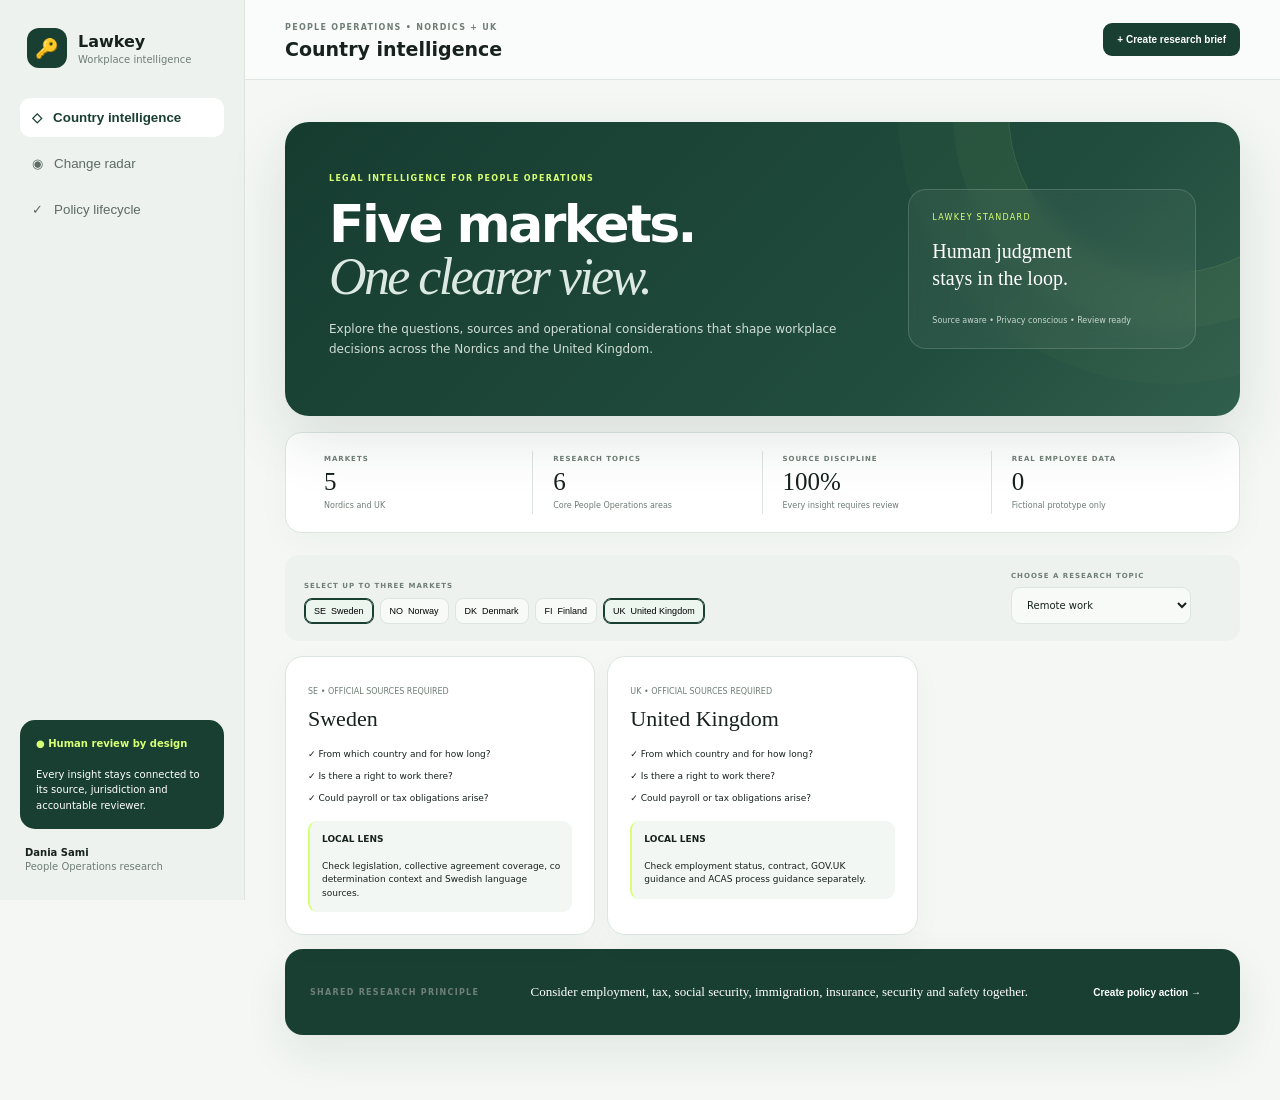
<file: Lawkey/index.html>
<!doctype html>
<html lang="en">
<head>
  <meta charset="UTF-8"><meta name="viewport" content="width=device-width,initial-scale=1">
  <title>Lawkey 🔑 Nordic and UK Workplace Intelligence</title>
  <style>
    :root{--ink:#17221e;--muted:#6f7e76;--line:#dce5df;--paper:#f4f7f4;--green:#193e32;--lime:#d7ff74;--orange:#f27649}*{box-sizing:border-box}body{margin:0;background:var(--paper);color:var(--ink);font-family:Inter,ui-sans-serif,system-ui,-apple-system,sans-serif}.shell{min-height:100vh;display:grid;grid-template-columns:245px 1fr}.side{height:100vh;position:sticky;top:0;background:#edf2ee;border-right:1px solid var(--line);padding:28px 20px;display:flex;flex-direction:column}.brand{display:flex;align-items:center;gap:11px;margin:0 7px 30px}.logo{width:40px;height:40px;border-radius:12px;background:var(--green);display:grid;place-items:center;font-size:19px}.brand strong,.brand small{display:block}.brand small{color:var(--muted);font-size:10px;margin-top:3px}.nav{display:grid;gap:7px}.nav button{border:0;background:transparent;padding:12px;border-radius:10px;text-align:left;color:#5d6b63;cursor:pointer}.nav button.active,.nav button:hover{background:white;color:var(--green);font-weight:700}.guard{margin-top:auto;background:var(--green);color:white;border-radius:15px;padding:16px;font-size:10px;line-height:1.55}.guard b{color:var(--lime)}.profile{padding:18px 5px 0;font-size:10px}.profile b,.profile span{display:block}.profile span{color:var(--muted);margin-top:3px}.top{height:80px;padding:0 40px;border-bottom:1px solid var(--line);display:flex;align-items:center;justify-content:space-between;background:#fafcfb}.top small{font-size:8px;letter-spacing:.16em;color:var(--muted);font-weight:800}.top h1{font-size:19px;margin:4px 0}.top button,.btn{background:var(--green);color:#fff;border:0;border-radius:9px;padding:11px 14px;font-size:10px;font-weight:700;cursor:pointer}.page{padding:42px 40px 65px;max-width:1400px;margin:auto}.lead{display:flex;justify-content:space-between;align-items:end;margin-bottom:30px}.kicker{font-size:8px;letter-spacing:.16em;color:#708078;font-weight:800}.lead h2{font-size:45px;line-height:1.02;letter-spacing:-.045em;margin:11px 0 13px}.lead h2 em{font-family:Georgia,serif;font-weight:400;color:#637269}.lead p{max-width:430px;color:var(--muted);font-size:12px;line-height:1.65}.grid{display:grid;grid-template-columns:1fr 1fr;gap:16px}.card{background:#fff;border:1px solid var(--line);border-radius:17px;padding:23px;min-height:505px;box-shadow:0 10px 30px #193e3208}.title{display:flex;justify-content:space-between;border-bottom:1px solid var(--line);padding-bottom:17px;margin-bottom:18px}.title h3{font-size:13px;margin:0}.title p{font-size:9px;color:var(--muted);margin:5px 0 0}.title span{font-size:8px;background:#eff3ef;padding:6px 8px;border-radius:20px;height:max-content}.field{display:block;font-size:8px;letter-spacing:.12em;color:#6c7b73;font-weight:800;margin:18px 0}.pills{display:flex;flex-wrap:wrap;gap:6px;margin-top:8px}.pills button{border:1px solid var(--line);background:#f8faf8;border-radius:8px;padding:7px 9px;font-size:9px;cursor:pointer}.pills button.on{border-color:var(--green);box-shadow:inset 0 0 0 1px var(--green);background:#edf5ef}select,textarea{display:block;width:100%;margin-top:8px;padding:11px;border:1px solid var(--line);border-radius:9px;background:#f8faf8;font:inherit;font-size:10px;color:var(--ink)}textarea{height:92px;resize:none;line-height:1.55}.analyse{width:100%;background:var(--lime);color:var(--green);border:0;border-radius:9px;padding:13px;text-align:left;font-size:10px;font-weight:800;cursor:pointer}.analyse span{float:right}.empty{height:370px;display:grid;place-content:center;text-align:center;color:var(--muted)}.empty i{width:86px;height:86px;border-radius:50%;border:1px solid var(--line);display:grid;place-items:center;margin:auto;font-style:normal;font-size:22px;background:repeating-radial-gradient(circle,#fafcfa 0 18px,#e2e9e4 19px,#fafcfa 20px)}.empty h3{font-family:Georgia,serif;color:var(--ink);font-weight:400}.empty p{font-size:9px;max-width:250px;line-height:1.55}.result-head{display:flex;justify-content:space-between;align-items:center}.flag{background:#f2c94c;padding:8px;border-radius:7px;font-size:9px;font-weight:800}.risk{font-size:8px;background:#fff3df;color:#976113;border-radius:20px;padding:6px 8px}.block{background:#f4f7f4;padding:12px;border-radius:9px;margin:13px 0}.block small,.questions small{font-size:7px;letter-spacing:.13em;color:var(--muted);font-weight:800}.block p{font-size:9px;line-height:1.5;margin-bottom:0}.questions div{display:flex;gap:8px;padding:9px 0;border-top:1px solid var(--line);font-size:9px}.questions b{color:#84938b}.route-actions{text-align:right;margin-top:12px}.route-actions button{margin-left:6px}.impact{margin-top:16px;background:var(--green);color:white;border-radius:14px;padding:18px;display:grid;grid-template-columns:1.4fr repeat(4,1fr);gap:14px}.impact small,.impact b,.impact span{display:block}.impact small,.impact b{font-size:8px;color:var(--lime)}.impact strong{font-family:Georgia,serif;font-weight:400}.impact span{font-size:8px;color:#cedbd4;margin-top:5px}.comparebar{display:flex;justify-content:space-between;gap:10px;margin-bottom:15px}.comparebar select{width:180px;margin:0}.country-grid{display:grid;grid-template-columns:repeat(3,1fr);gap:12px}.country{background:white;border:1px solid var(--line);border-radius:14px;padding:19px}.country h3{margin:0 0 5px}.country small{font-size:8px;color:var(--muted)}.country .check{margin:16px 0}.country .check p{font-size:9px;line-height:1.45}.local{background:#f3f7f4;border-radius:9px;padding:12px;font-size:9px;line-height:1.5}.shared{margin-top:14px;background:var(--green);color:white;border-radius:13px;padding:18px;display:flex;justify-content:space-between;align-items:center;gap:20px}.shared p{font-family:Georgia,serif;font-size:13px}.metrics{display:grid;grid-template-columns:repeat(4,1fr);gap:10px;margin-bottom:14px}.metric{background:#fff;border:1px solid var(--line);border-radius:12px;padding:16px}.metric small,.metric span{display:block;font-size:8px;color:var(--muted)}.metric strong{font-family:Georgia,serif;font-size:27px;font-weight:400}.change{background:white;border:1px solid var(--line);border-radius:13px;padding:17px;margin:9px 0;display:grid;grid-template-columns:55px 1fr 130px;align-items:center}.change h3{font-size:12px;margin:5px 0}.change p{font-size:8px;color:var(--muted)}.tags span{font-size:7px;background:#eff3ef;border-radius:5px;padding:4px 6px;margin-right:4px}.score{color:var(--orange);font-size:15px}.lifecycle{display:flex;justify-content:space-around;align-items:center;background:white;border:1px solid var(--line);padding:15px;border-radius:12px;margin-bottom:14px}.lifecycle span{background:#f1f4f2;border-radius:20px;padding:8px 10px;font-size:8px}.lifecycle .done{background:var(--green);color:#fff}.lifecycle .now{background:var(--lime);font-weight:800}.policy{background:white;border:1px solid var(--line);border-radius:12px;overflow:hidden}.row{display:grid;grid-template-columns:1.5fr .8fr .8fr .7fr .7fr;gap:10px;padding:14px 16px;border-top:1px solid var(--line);font-size:9px;align-items:center}.row.head{border:0;background:#eff3ef;font-size:7px;color:var(--muted);letter-spacing:.1em;font-weight:800}.row small{display:block;color:var(--muted);font-size:7px;margin-top:4px}.hidden{display:none!important}.toast{position:fixed;right:25px;bottom:25px;background:var(--green);color:white;padding:12px 16px;border-radius:10px;font-size:10px;opacity:0;transform:translateY(10px);transition:.2s}.toast.show{opacity:1;transform:none}@media(max-width:900px){.shell{grid-template-columns:76px 1fr}.side{padding:20px 10px}.brand>div:last-child,.guard,.profile{display:none}.brand{justify-content:center}.nav button{font-size:0;text-align:center}.nav button:before{content:'•';font-size:16px}.grid,.country-grid{grid-template-columns:1fr}.impact{grid-template-columns:1fr 1fr}.lead{display:block}}@media(max-width:600px){.shell{display:block}.side{position:relative;height:auto}.brand{margin-bottom:12px}.nav{display:flex;overflow:auto}.nav button{font-size:9px;white-space:nowrap}.nav button:before{display:none}.top{padding:0 16px}.page{padding:28px 16px}.lead h2{font-size:34px}.grid{display:block}.card{margin-bottom:12px;padding:17px}.impact,.metrics{grid-template-columns:1fr 1fr}.comparebar{display:block}.comparebar select{width:100%;margin-top:10px}.country-grid{grid-template-columns:1fr}.lifecycle{overflow:auto;justify-content:flex-start;gap:6px}.lifecycle span{white-space:nowrap}.row{grid-template-columns:1.5fr 1fr}.row span:nth-child(n+3){display:none}.change{grid-template-columns:42px 1fr}.change>div:last-child{grid-column:2}}
    .premiumHero{position:relative;overflow:hidden;display:grid;grid-template-columns:1.5fr .8fr;gap:40px;align-items:center;background:linear-gradient(135deg,#163c30 0,#214d3e 70%,#315f4d 100%);color:white;border-radius:24px;padding:44px;margin-bottom:16px;box-shadow:0 24px 60px #193e3220}.premiumHero:after{content:"";position:absolute;width:320px;height:320px;border:1px solid #d7ff7425;border-radius:50%;right:-90px;top:-170px;box-shadow:0 0 0 55px #d7ff7408,0 0 0 110px #d7ff7405}.premiumHero .kicker{color:var(--lime)}.premiumHero h2{font-size:52px;line-height:1;letter-spacing:-.05em;margin:13px 0 16px}.premiumHero h2 em{font-family:Georgia,serif;font-weight:400;color:#dce9e2}.premiumHero p{max-width:650px;color:#d1ded7;font-size:12px;line-height:1.7}.heroSeal{position:relative;z-index:1;border:1px solid #ffffff28;background:#ffffff0c;backdrop-filter:blur(10px);border-radius:18px;padding:23px}.heroSeal span,.heroSeal small,.heroSeal strong{display:block}.heroSeal span{font-size:8px;letter-spacing:.16em;color:var(--lime)}.heroSeal strong{font-family:Georgia,serif;font-size:20px;font-weight:400;line-height:1.35;margin:16px 0 24px}.heroSeal small{font-size:8px;color:#c7d7cf}.insightBar{display:grid;grid-template-columns:repeat(4,1fr);background:white;border:1px solid var(--line);border-radius:16px;padding:18px;margin-bottom:22px;box-shadow:0 10px 35px #193e3208}.insightBar>div{padding:4px 20px;border-right:1px solid var(--line)}.insightBar>div:last-child{border:0}.insightBar small,.insightBar strong,.insightBar span{display:block}.insightBar small,.sectionLabel{font-size:7px;letter-spacing:.14em;color:var(--muted);font-weight:800}.insightBar strong{font-family:Georgia,serif;font-size:25px;font-weight:400;margin:5px 0}.insightBar span{font-size:8px;color:var(--muted)}.comparebar{background:#edf2ee;border-radius:14px;padding:17px 19px;align-items:end}.comparebar>div:last-child{min-width:210px}.sectionLabel{display:block;margin-bottom:7px}.country{border-radius:18px;padding:22px;box-shadow:0 10px 32px #193e3208;transition:transform .2s,box-shadow .2s}.country:hover{transform:translateY(-3px);box-shadow:0 18px 42px #193e3215}.country h3{font-family:Georgia,serif;font-size:22px;font-weight:400;margin-top:8px}.local{border-left:2px solid var(--lime);background:#f3f7f4}.shared{border-radius:18px;padding:22px 25px;box-shadow:0 18px 45px #193e3215}@media(max-width:900px){.premiumHero{grid-template-columns:1fr}.insightBar{grid-template-columns:1fr 1fr}.insightBar>div:nth-child(2){border-right:0}.insightBar>div{padding:12px}}@media(max-width:600px){.premiumHero{padding:28px 22px}.premiumHero h2{font-size:39px}.insightBar{grid-template-columns:1fr 1fr}.heroSeal{display:none}}
  </style>
</head>
<body><div class="shell"><aside class="side"><div class="brand"><div class="logo">🔑</div><div><strong>Lawkey</strong><small>Workplace intelligence</small></div></div><nav class="nav"><button class="active" data-page="compare">◇ &nbsp; Country intelligence</button><button data-page="radar">◉ &nbsp; Change radar</button><button data-page="policy">✓ &nbsp; Policy lifecycle</button></nav><div class="guard"><b>● Human review by design</b><br><br>Every insight stays connected to its source, jurisdiction and accountable reviewer.</div><div class="profile"><b>Dania Sami</b><span>People Operations research</span></div></aside><main><header class="top"><div><small>PEOPLE OPERATIONS • NORDICS + UK</small><h1 id="pageTitle">Country intelligence</h1></div><button id="saveTop">+ Create research brief</button></header>
<section id="compare" class="page"><div class="premiumHero"><div><span class="kicker">LEGAL INTELLIGENCE FOR PEOPLE OPERATIONS</span><h2>Five markets.<br><em>One clearer view.</em></h2><p>Explore the questions, sources and operational considerations that shape workplace decisions across the Nordics and the United Kingdom.</p></div><div class="heroSeal"><span>LAWKEY STANDARD</span><strong>Human judgment<br>stays in the loop.</strong><small>Source aware • Privacy conscious • Review ready</small></div></div><div class="insightBar"><div><small>MARKETS</small><strong>5</strong><span>Nordics and UK</span></div><div><small>RESEARCH TOPICS</small><strong>6</strong><span>Core People Operations areas</span></div><div><small>SOURCE DISCIPLINE</small><strong>100%</strong><span>Every insight requires review</span></div><div><small>REAL EMPLOYEE DATA</small><strong>0</strong><span>Fictional prototype only</span></div></div><div class="comparebar"><div><span class="sectionLabel">SELECT UP TO THREE MARKETS</span><div class="pills" id="comparePills"></div></div><div><span class="sectionLabel">CHOOSE A RESEARCH TOPIC</span><select id="compareTopic"></select></div></div><div class="country-grid" id="countryGrid"></div><div class="shared"><span class="kicker">SHARED RESEARCH PRINCIPLE</span><p id="sharedText"></p><button class="btn" data-jump="policy">Create policy action →</button></div></section>
<section id="radar" class="page hidden"><div class="lead"><div><span class="kicker">SIGNAL → IMPACT → OWNER</span><h2>When law changes,<br><em>operations should know.</em></h2></div><p>A simulated research inbox connecting source updates to policies, workflows, templates and courses.</p></div><div class="metrics"><div class="metric"><small>NEW SIGNALS</small><strong>3</strong><span>This review cycle</span></div><div class="metric"><small>ASSETS AFFECTED</small><strong>9</strong><span>Across workflows</span></div><div class="metric"><small>UNOWNED</small><strong>1</strong><span>Needs triage</span></div><div class="metric"><small>TRACEABILITY</small><strong>91%</strong><span>Source → action</span></div></div><div id="changes"></div></section>
<section id="policy" class="page hidden"><div class="lead"><div><span class="kicker">RESEARCH → REVIEW → PUBLISH → LEARN</span><h2>Policies need owners,<br><em>not just folders.</em></h2></div><p>Track research, legal review, approval, communication, acknowledgment and future review dates.</p></div><div class="lifecycle"><span class="done">Research</span><i>→</i><span class="now">Source check</span><i>→</i><span>Legal review</span><i>→</i><span>Approval</span><i>→</i><span>Publish and learn</span></div><div class="policy"><div class="row head"><span>POLICY</span><span>OWNER</span><span>COVERAGE</span><span>REVIEW</span><span>STATE</span></div><div class="row"><span><b>Working across borders</b><small>Evidence linked • version controlled</small></span><span>People Ops</span><span>Nordics + UK</span><span>18 Aug</span><span>Legal review</span></div><div class="row"><span><b>Parenthood and family leave</b><small>Evidence linked • version controlled</small></span><span>People Partner</span><span>5 versions</span><span>24 Aug</span><span>Source check</span></div><div class="row"><span><b>Working time and rest</b><small>Evidence linked • version controlled</small></span><span>People Ops</span><span>4 versions</span><span>02 Sep</span><span>Current</span></div></div></section>
</main></div><div class="toast" id="toast">Saved for human review ✓</div>
<script>
const countries=['Sweden','Norway','Denmark','Finland','United Kingdom'],codes={Sweden:'SE',Norway:'NO',Denmark:'DK',Finland:'FI','United Kingdom':'UK'},topics=['Parental leave','Working time','Probation','Sick leave','Termination','Remote work'];let country='Sweden',compare=['Sweden','United Kingdom'];
const data={'Parental leave':{frame:'An employee asks how leave, pay and their return to work plan fit together.',shared:'Separate statutory entitlement, compensation, collective agreement and company enhancement before answering.',q:['What is the employee work country?','Which parent and leave type applies?','Are notice dates documented?','Does a collective agreement add terms?']},'Working time':{frame:'A team schedule may create overtime, rest period or recording questions.',shared:'Check local limits, derogations, rest, records and any collective terms.',q:['What schedule is actually worked?','Is travel or on call time involved?','Which agreement covers the role?','Are reliable records available?']},Probation:{frame:'A manager wants to extend or end a probationary period.',shared:'Verify contract, statutory boundaries, notice, fair process and protected circumstances.',q:['What does the signed contract say?','When did employment start?','Was feedback documented?','Is protected leave relevant?']},'Sick leave':{frame:'An employee reports an absence and asks what evidence and pay process applies.',shared:'Keep medical information minimal, restricted and separate from operational data.',q:['Which country employs the person?','How long is the absence?','What evidence is permitted?','Who should access it?']},Termination:{frame:'A business change may affect an employee role or employment.',shared:'High impact: pause automation and require local legal or employee relations review.',q:['What is the factual reason?','What process has occurred?','Are consultation duties triggered?','What contract applies?']},'Remote work':{frame:'An employee wants to work from another country for several weeks.',shared:'Consider employment, tax, social security, immigration, insurance, security and safety together.',q:['From which country and for how long?','Is there a right to work there?','Could payroll or tax obligations arise?','What data and equipment risks exist?']}};
const lens={Sweden:'Check legislation, collective agreement coverage, co determination context and Swedish language sources.',Norway:'Confirm Working Environment Act context, collective terms and official guidance date.',Denmark:'Check contract, collective agreement and statutory interaction.',Finland:'Verify current legislation, collective agreement and employer documentation duties.','United Kingdom':'Check employment status, contract, GOV.UK guidance and ACAS process guidance separately.'};
const cp=document.querySelector('#comparePills'),ct=document.querySelector('#compareTopic');topics.forEach(t=>ct.add(new Option(t,t)));ct.value='Remote work';
function renderPills(){cp.innerHTML=countries.map(c=>`<button class="${compare.includes(c)?'on':''}" data-compare="${c}">${codes[c]} &nbsp;${c}</button>`).join('')}renderPills();
document.addEventListener('click',e=>{const b=e.target.closest('button');if(!b)return;if(b.dataset.page)show(b.dataset.page);if(b.dataset.jump)show(b.dataset.jump);if(b.dataset.country){country=b.dataset.country;renderPills()}if(b.dataset.compare){const c=b.dataset.compare;if(compare.includes(c)&&compare.length>1)compare=compare.filter(x=>x!==c);else if(!compare.includes(c))compare=[...compare,c].slice(-3);renderPills();renderCompare()}});
function show(id){document.querySelectorAll('main>section').forEach(s=>s.classList.toggle('hidden',s.id!==id));document.querySelectorAll('.nav button').forEach(b=>b.classList.toggle('active',b.dataset.page===id));document.querySelector('#pageTitle').textContent={compare:'Country intelligence',radar:'Change radar',policy:'Policy lifecycle'}[id]}
function toast(){const t=document.querySelector('#toast');t.classList.add('show');setTimeout(()=>t.classList.remove('show'),1800)}document.querySelector('#saveTop').onclick=toast;
function renderCompare(){const t=ct.value,d=data[t];document.querySelector('#countryGrid').innerHTML=compare.map(c=>`<article class="country"><small>${codes[c]} • OFFICIAL SOURCES REQUIRED</small><h3>${c}</h3><div class="check">${d.q.slice(0,3).map(q=>`<p>✓ ${q}</p>`).join('')}</div><div class="local"><b>LOCAL LENS</b><br><br>${lens[c]}</div></article>`).join('');document.querySelector('#sharedText').textContent=d.shared}ct.onchange=renderCompare;renderCompare();
const changes=[['12','UK','Family leave guidance refresh','Parenthood policy,Manager FAQ,Leave workflow,LMS module',4],['10','SE','Working time source review','Scheduling guide,Reply template,Time record checklist',3],['08','FI','Sick leave evidence note','Absence policy,Privacy note',2]];document.querySelector('#changes').innerHTML=changes.map(x=>`<div class="change"><b>${x[0]} AUG<br><small>${x[1]}</small></b><div><h3>${x[2]}</h3><p>Simulated source signal • professional review required</p><div class="tags">${x[3].split(',').map(t=>`<span>${t}</span>`).join('')}</div></div><div><small>IMPACT</small><div class="score">${'●'.repeat(x[4])}${'○'.repeat(4-x[4])}</div><button class="btn" data-jump="policy">Open impact map →</button></div></div>`).join('');
</script></body></html>
</file>
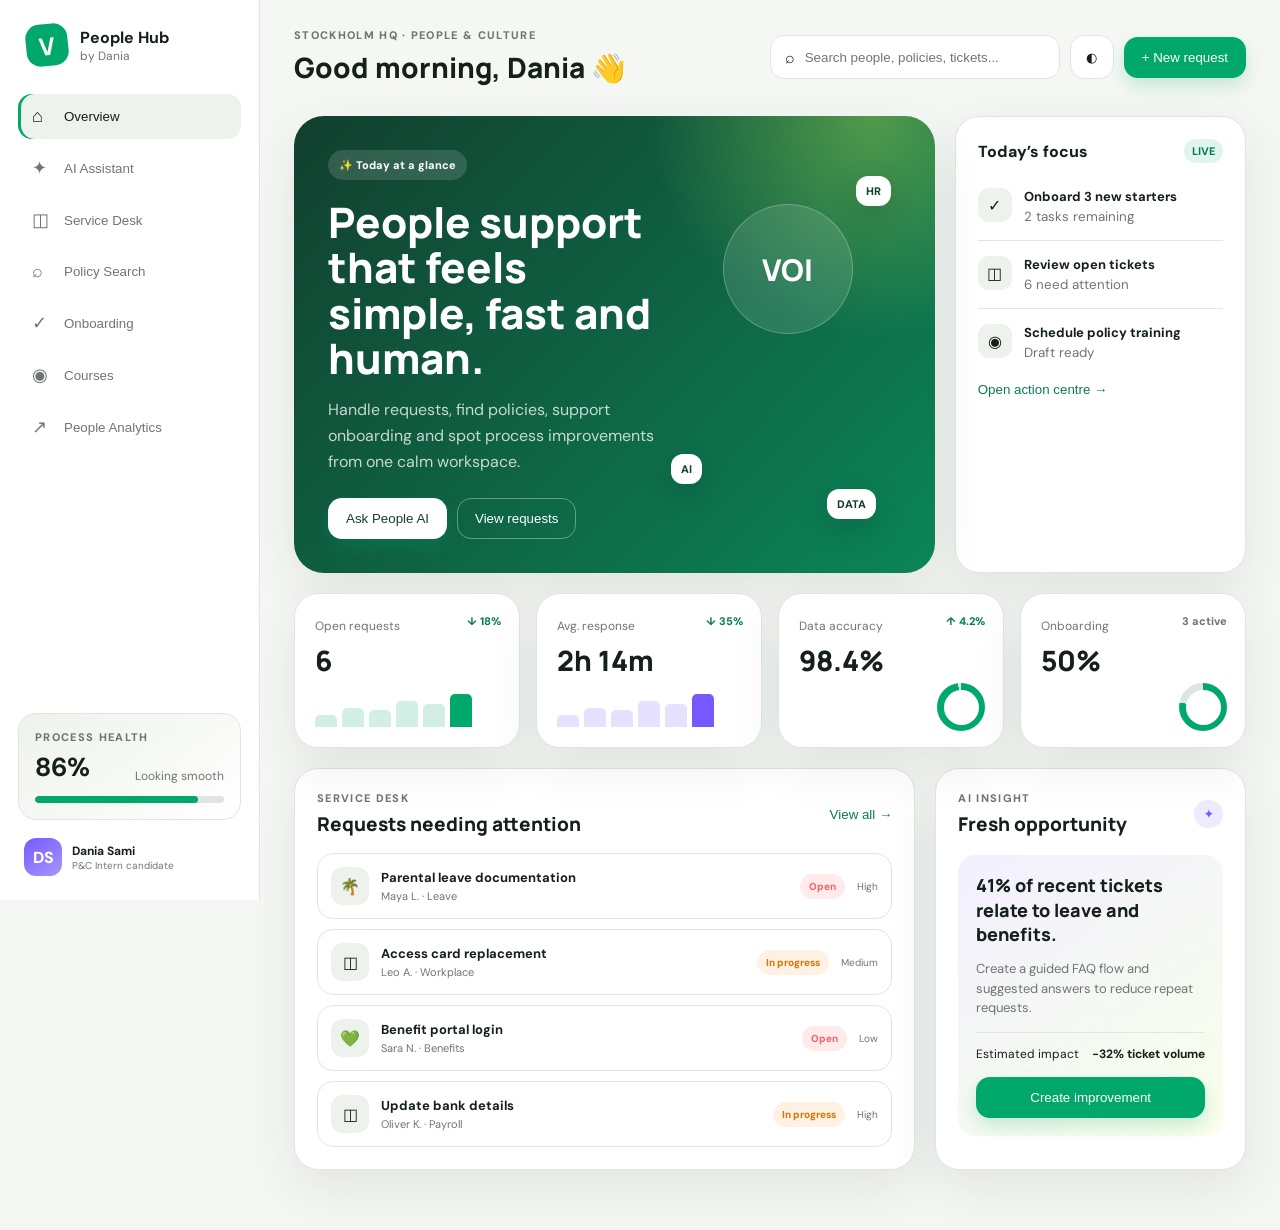
<file: voi-people-hub/index.html>
<!DOCTYPE html>
<html lang="en">
<head>
  <meta charset="UTF-8" />
  <meta name="viewport" content="width=device-width, initial-scale=1.0" />
  <meta name="description" content="Voi People Hub concept by Dania Sami" />
  <title>Voi People Hub</title>
  <link rel="preconnect" href="https://fonts.googleapis.com">
  <link rel="preconnect" href="https://fonts.gstatic.com" crossorigin>
  <link href="https://fonts.googleapis.com/css2?family=DM+Sans:wght@400;500;600;700&family=Manrope:wght@600;700;800&display=swap" rel="stylesheet">
  <link rel="stylesheet" href="styles.css" />
</head>
<body>
  <div class="app-shell">
    <aside class="sidebar" id="sidebar">
      <div class="brand">
        <div class="brand-mark">V</div>
        <div>
          <strong>People Hub</strong>
          <span>by Dania</span>
        </div>
      </div>

      <nav class="nav-list" aria-label="Primary navigation">
        <button class="nav-item active" data-view="dashboard"><span>⌂</span>Overview</button>
        <button class="nav-item" data-view="assistant"><span>✦</span>AI Assistant</button>
        <button class="nav-item" data-view="tickets"><span>◫</span>Service Desk</button>
        <button class="nav-item" data-view="policies"><span>⌕</span>Policy Search</button>
        <button class="nav-item" data-view="onboarding"><span>✓</span>Onboarding</button>
        <button class="nav-item" data-view="courses"><span>◉</span>Courses</button>
        <button class="nav-item" data-view="analytics"><span>↗</span>People Analytics</button>
      </nav>

      <div class="sidebar-card">
        <div class="tiny-label">PROCESS HEALTH</div>
        <div class="health-row"><strong>86%</strong><span>Looking smooth</span></div>
        <div class="progress"><span style="width:86%"></span></div>
      </div>

      <div class="user-mini">
        <div class="avatar">DS</div>
        <div><strong>Dania Sami</strong><span>P&amp;C Intern candidate</span></div>
      </div>
    </aside>

    <main class="main-content">
      <header class="topbar">
        <button class="icon-btn mobile-menu" id="mobileMenu" aria-label="Open navigation">☰</button>
        <div>
          <p class="eyebrow">STOCKHOLM HQ · PEOPLE &amp; CULTURE</p>
          <h1 id="pageTitle">Good morning, Dania 👋</h1>
        </div>
        <div class="top-actions">
          <div class="search-wrap">
            <span>⌕</span>
            <input id="globalSearch" placeholder="Search people, policies, tickets..." />
          </div>
          <button class="icon-btn" id="themeToggle" aria-label="Toggle theme">◐</button>
          <button class="primary-btn" id="newTicketBtn">+ New request</button>
        </div>
      </header>

      <section id="dashboard" class="view active">
        <div class="hero-grid">
          <article class="hero-card glass">
            <div class="hero-copy">
              <span class="pill">✨ Today at a glance</span>
              <h2>People support that feels simple, fast and human.</h2>
              <p>Handle requests, find policies, support onboarding and spot process improvements from one calm workspace.</p>
              <div class="hero-actions">
                <button class="primary-btn" data-go="assistant">Ask People AI</button>
                <button class="secondary-btn" data-go="tickets">View requests</button>
              </div>
            </div>
            <div class="hero-orb">
              <div class="orb-core">VOI</div>
              <span class="orbit o1">HR</span><span class="orbit o2">AI</span><span class="orbit o3">DATA</span>
            </div>
          </article>

          <article class="focus-card">
            <div class="card-head"><span>Today’s focus</span><span class="live-dot">LIVE</span></div>
            <div class="focus-item"><span class="focus-icon">✓</span><div><strong>Onboard 3 new starters</strong><small>2 tasks remaining</small></div></div>
            <div class="focus-item"><span class="focus-icon">◫</span><div><strong>Review open tickets</strong><small>6 need attention</small></div></div>
            <div class="focus-item"><span class="focus-icon">◉</span><div><strong>Schedule policy training</strong><small>Draft ready</small></div></div>
            <button class="text-btn" data-go="onboarding">Open action centre →</button>
          </article>
        </div>

        <div class="stats-grid">
          <article class="stat-card"><div><span>Open requests</span><strong id="openCount">6</strong></div><em class="trend good">↓ 18%</em><div class="spark"><i></i><i></i><i></i><i></i><i></i><i></i></div></article>
          <article class="stat-card"><div><span>Avg. response</span><strong>2h 14m</strong></div><em class="trend good">↓ 35%</em><div class="spark alt"><i></i><i></i><i></i><i></i><i></i><i></i></div></article>
          <article class="stat-card"><div><span>Data accuracy</span><strong>98.4%</strong></div><em class="trend good">↑ 4.2%</em><div class="ring" style="--p:98"></div></article>
          <article class="stat-card"><div><span>Onboarding</span><strong id="onboardPercent">78%</strong></div><em class="trend neutral">3 active</em><div class="ring" style="--p:78"></div></article>
        </div>

        <div class="content-grid">
          <article class="panel wide">
            <div class="panel-title"><div><p class="eyebrow">SERVICE DESK</p><h3>Requests needing attention</h3></div><button class="text-btn" data-go="tickets">View all →</button></div>
            <div id="dashboardTickets" class="ticket-list compact"></div>
          </article>
          <article class="panel">
            <div class="panel-title"><div><p class="eyebrow">AI INSIGHT</p><h3>Fresh opportunity</h3></div><span class="ai-badge">✦</span></div>
            <div class="insight-box">
              <strong>41% of recent tickets relate to leave and benefits.</strong>
              <p>Create a guided FAQ flow and suggested answers to reduce repeat requests.</p>
              <div class="impact-line"><span>Estimated impact</span><b>−32% ticket volume</b></div>
              <button class="primary-btn full" id="applySuggestion">Create improvement</button>
            </div>
          </article>
        </div>
      </section>

      <section id="assistant" class="view">
        <div class="section-intro"><div><p class="eyebrow">PEOPLE AI</p><h2>Ask anything. Get a grounded answer.</h2><p>Built for recurring employee questions, quick policy guidance and friendly support.</p></div><span class="secure-chip">● Private demo workspace</span></div>
        <div class="assistant-layout">
          <article class="chat-panel">
            <div id="chatMessages" class="chat-messages">
              <div class="message bot"><div class="bot-icon">✦</div><div><strong>Hey Dania, how can I help?</strong><p>Try asking about vacation, parental leave, onboarding, equipment or benefits.</p></div></div>
            </div>
            <div class="suggestion-chips">
              <button>How do I request vacation?</button><button>What is the onboarding flow?</button><button>I lost my access card</button>
            </div>
            <form id="chatForm" class="chat-input"><input id="chatInput" autocomplete="off" placeholder="Ask a People & Culture question..."/><button>Send ↗</button></form>
          </article>
          <aside class="assistant-side">
            <div class="mini-panel"><p class="eyebrow">SOURCE QUALITY</p><div class="quality-score">96<span>%</span></div><p>Answers are matched against approved demo policies.</p></div>
            <div class="mini-panel"><p class="eyebrow">POPULAR TOPICS</p><div class="topic-bars"><div><span>Leave</span><i style="width:82%"></i></div><div><span>Benefits</span><i style="width:66%"></i></div><div><span>Onboarding</span><i style="width:48%"></i></div><div><span>Equipment</span><i style="width:34%"></i></div></div></div>
          </aside>
        </div>
      </section>

      <section id="tickets" class="view">
        <div class="section-intro"><div><p class="eyebrow">P&amp;C SERVICE DESK</p><h2>Fast support, minus the chaos.</h2><p>Track, filter and resolve employee requests with clear ownership.</p></div><button class="primary-btn" id="newTicketBtn2">+ New request</button></div>
        <div class="toolbar"><div class="filter-group"><button class="filter active" data-filter="all">All</button><button class="filter" data-filter="Open">Open</button><button class="filter" data-filter="In progress">In progress</button><button class="filter" data-filter="Resolved">Resolved</button></div><input id="ticketSearch" placeholder="Search requests..."/></div>
        <div id="ticketBoard" class="ticket-board"></div>
      </section>

      <section id="policies" class="view">
        <div class="section-intro"><div><p class="eyebrow">POLICY LIBRARY</p><h2>Find the right answer in seconds.</h2><p>Search concise demo policies for the Nordics and UK.</p></div><button class="secondary-btn" id="addPolicyBtn">+ Add policy</button></div>
        <div class="policy-search"><span>⌕</span><input id="policySearchInput" placeholder="Try ‘parental leave’, ‘hybrid work’ or ‘vacation’..."/></div>
        <div id="policyGrid" class="policy-grid"></div>
      </section>

      <section id="onboarding" class="view">
        <div class="section-intro"><div><p class="eyebrow">ONBOARDING</p><h2>Make every first week feel effortless.</h2><p>Track tasks, owners and progress across new starter journeys.</p></div><button class="primary-btn" id="addStarterBtn">+ Add starter</button></div>
        <div id="starterGrid" class="starter-grid"></div>
      </section>

      <section id="courses" class="view">
        <div class="section-intro"><div><p class="eyebrow">LEARNING OPERATIONS</p><h2>Courses people actually complete.</h2><p>Set up internal learning, assign owners and track participation.</p></div><button class="primary-btn" id="newCourseBtn">+ New course</button></div>
        <div id="courseGrid" class="course-grid"></div>
      </section>

      <section id="analytics" class="view">
        <div class="section-intro"><div><p class="eyebrow">PEOPLE ANALYTICS</p><h2>Clear signals. Better decisions.</h2><p>A lightweight view of service quality, workload and recurring needs.</p></div><select id="periodSelect"><option>Last 30 days</option><option>Last 90 days</option><option>This year</option></select></div>
        <div class="analytics-grid">
          <article class="panel chart-card wide"><div class="panel-title"><div><p class="eyebrow">REQUEST VOLUME</p><h3>Tickets handled</h3></div><strong>126 total</strong></div><canvas id="lineChart" height="120"></canvas></article>
          <article class="panel"><div class="panel-title"><div><p class="eyebrow">SENTIMENT</p><h3>Employee feedback</h3></div></div><div class="donut-wrap"><div class="donut"><span>4.8<small>/5</small></span></div><p>Positive feedback after support interactions</p></div></article>
          <article class="panel"><div class="panel-title"><div><p class="eyebrow">TOP CATEGORIES</p><h3>What people ask about</h3></div></div><div id="categoryList" class="category-list"></div></article>
          <article class="panel wide"><div class="panel-title"><div><p class="eyebrow">PROCESS IMPROVEMENTS</p><h3>AI recommendations</h3></div><span class="ai-badge">✦ 3 ready</span></div><div id="recommendationList" class="recommendation-list"></div></article>
        </div>
      </section>
    </main>
  </div>

  <div class="modal-backdrop" id="modalBackdrop" hidden>
    <div class="modal" role="dialog" aria-modal="true" aria-labelledby="modalTitle">
      <button class="modal-close" id="modalClose">×</button>
      <div id="modalContent"></div>
    </div>
  </div>

  <div id="toast" class="toast"></div>
  <script src="app.js"></script>
</body>
</html>
</file>
<file: voi-people-hub/styles.css>
:root{
  --bg:#f5f7f4;--surface:#ffffff;--surface-2:#eef2ec;--text:#142019;--muted:#6d776f;
  --line:#dfe6df;--green:#00a86b;--green-dark:#087d55;--lime:#ccff57;--purple:#7758ff;
  --orange:#ff9f43;--red:#ff5f67;--shadow:0 18px 50px rgba(22,43,31,.09);--radius:24px;
}
body.dark{--bg:#0f1512;--surface:#17201b;--surface-2:#202b25;--text:#f5fbf7;--muted:#9ca9a0;--line:#2a3830;--shadow:0 18px 50px rgba(0,0,0,.28)}
*{box-sizing:border-box}html{scroll-behavior:smooth}body{margin:0;font-family:"DM Sans",sans-serif;background:var(--bg);color:var(--text);transition:.25s}.app-shell{display:grid;grid-template-columns:260px 1fr;min-height:100vh}.sidebar{position:fixed;inset:0 auto 0 0;width:260px;padding:24px 18px;background:var(--surface);border-right:1px solid var(--line);display:flex;flex-direction:column;z-index:20}.brand{display:flex;gap:12px;align-items:center;padding:0 8px 28px}.brand-mark{width:42px;height:42px;border-radius:14px;display:grid;place-items:center;background:var(--green);color:white;font:800 24px Manrope;transform:rotate(-6deg)}.brand strong,.brand span{display:block}.brand span{font-size:12px;color:var(--muted)}.nav-list{display:grid;gap:6px}.nav-item{border:0;background:transparent;color:var(--muted);padding:12px 14px;border-radius:14px;text-align:left;font:600 14px inherit;cursor:pointer;display:flex;align-items:center;gap:12px}.nav-item span{font-size:18px;width:20px}.nav-item:hover,.nav-item.active{background:var(--surface-2);color:var(--text)}.nav-item.active{box-shadow:inset 3px 0 var(--green)}.sidebar-card{margin-top:auto;background:linear-gradient(145deg,var(--surface-2),var(--surface));padding:16px;border-radius:18px;border:1px solid var(--line)}.tiny-label,.eyebrow{font-size:11px;letter-spacing:.12em;font-weight:800;color:var(--muted);margin:0 0 6px}.health-row{display:flex;justify-content:space-between;align-items:end}.health-row strong{font-size:26px}.health-row span{font-size:12px;color:var(--muted)}.progress{height:7px;background:var(--line);border-radius:99px;margin-top:12px;overflow:hidden}.progress span{display:block;height:100%;background:var(--green);border-radius:99px}.user-mini{display:flex;align-items:center;gap:10px;padding:18px 6px 0}.avatar{width:38px;height:38px;border-radius:12px;background:linear-gradient(145deg,var(--purple),#a697ff);display:grid;place-items:center;color:white;font-weight:800}.user-mini strong,.user-mini span{display:block;font-size:12px}.user-mini span{color:var(--muted);font-size:10px}.main-content{grid-column:2;padding:28px 34px 60px;min-width:0}.topbar{display:flex;align-items:center;justify-content:space-between;gap:20px;margin-bottom:30px}.topbar h1{margin:0;font:800 28px Manrope}.top-actions{display:flex;align-items:center;gap:10px}.search-wrap{display:flex;align-items:center;gap:8px;background:var(--surface);border:1px solid var(--line);padding:0 14px;border-radius:14px;height:44px;width:290px}.search-wrap input,.toolbar input,.policy-search input,.chat-input input{border:0;outline:0;background:transparent;color:var(--text);width:100%;font:500 14px inherit}.icon-btn,.primary-btn,.secondary-btn,.text-btn,.filter{border:0;cursor:pointer;font:700 13px inherit}.icon-btn{width:44px;height:44px;border-radius:14px;background:var(--surface);color:var(--text);border:1px solid var(--line)}.primary-btn{background:var(--green);color:white;padding:13px 18px;border-radius:14px;box-shadow:0 8px 18px rgba(0,168,107,.2)}.primary-btn:hover{background:var(--green-dark);transform:translateY(-1px)}.secondary-btn{background:var(--surface);color:var(--text);padding:12px 17px;border:1px solid var(--line);border-radius:14px}.text-btn{background:transparent;color:var(--green-dark);padding:6px 0}.view{display:none;animation:fade .28s ease}.view.active{display:block}@keyframes fade{from{opacity:0;transform:translateY(6px)}to{opacity:1;transform:none}}.hero-grid{display:grid;grid-template-columns:1.65fr .75fr;gap:20px}.hero-card{min-height:310px;padding:34px;display:flex;justify-content:space-between;overflow:hidden;position:relative;background:radial-gradient(circle at 90% 0%,rgba(204,255,87,.35),transparent 30%),linear-gradient(135deg,#123f2f,#0b8558);color:white;border-radius:30px;box-shadow:var(--shadow)}.hero-copy{max-width:580px;position:relative;z-index:2}.hero-card h2{font:800 42px/1.08 Manrope;margin:20px 0 14px}.hero-card p{color:rgba(255,255,255,.76);font-size:16px;line-height:1.6}.pill,.secure-chip,.ai-badge,.live-dot{display:inline-flex;align-items:center;border-radius:99px;font-size:11px;font-weight:800}.pill{padding:8px 11px;background:rgba(255,255,255,.14);backdrop-filter:blur(8px)}.hero-actions{display:flex;gap:10px;margin-top:24px}.hero-actions .primary-btn{background:white;color:#123f2f}.hero-actions .secondary-btn{background:transparent;color:white;border-color:rgba(255,255,255,.35)}.hero-orb{position:relative;width:230px;min-width:230px}.orb-core{position:absolute;top:54px;left:52px;width:130px;height:130px;border-radius:50%;display:grid;place-items:center;background:rgba(255,255,255,.12);border:1px solid rgba(255,255,255,.25);backdrop-filter:blur(12px);font:800 30px Manrope}.orbit{position:absolute;background:white;color:#123f2f;padding:8px 10px;border-radius:12px;font-weight:800;font-size:11px;box-shadow:0 10px 30px rgba(0,0,0,.15)}.o1{top:26px;right:10px}.o2{bottom:55px;left:0}.o3{bottom:20px;right:25px}.focus-card,.panel,.stat-card,.mini-panel,.chat-panel,.starter-card,.course-card,.policy-card{background:var(--surface);border:1px solid var(--line);border-radius:var(--radius);box-shadow:var(--shadow)}.focus-card{padding:22px}.card-head,.panel-title{display:flex;justify-content:space-between;align-items:center}.card-head{font-weight:800;margin-bottom:10px}.live-dot{padding:5px 8px;background:rgba(0,168,107,.12);color:var(--green-dark)}.focus-item{display:flex;gap:12px;padding:15px 0;border-bottom:1px solid var(--line)}.focus-item:last-of-type{border-bottom:0}.focus-icon{width:34px;height:34px;border-radius:11px;background:var(--surface-2);display:grid;place-items:center}.focus-item strong,.focus-item small{display:block}.focus-item strong{font-size:13px}.focus-item small{color:var(--muted);margin-top:3px}.stats-grid{display:grid;grid-template-columns:repeat(4,1fr);gap:16px;margin:20px 0}.stat-card{padding:20px;min-height:135px;position:relative;overflow:hidden}.stat-card span{color:var(--muted);font-size:12px}.stat-card strong{display:block;font:800 28px Manrope;margin-top:6px}.trend{position:absolute;top:20px;right:18px;font-style:normal;font-size:11px;font-weight:800}.trend.good{color:var(--green-dark)}.trend.neutral{color:var(--muted)}.spark{display:flex;align-items:end;gap:5px;height:40px;margin-top:8px}.spark i{width:12%;background:rgba(0,168,107,.18);border-radius:5px 5px 0 0}.spark i:nth-child(1){height:30%}.spark i:nth-child(2){height:48%}.spark i:nth-child(3){height:42%}.spark i:nth-child(4){height:65%}.spark i:nth-child(5){height:58%}.spark i:nth-child(6){height:82%;background:var(--green)}.spark.alt i{background:rgba(119,88,255,.18)}.spark.alt i:last-child{background:var(--purple)}.ring{position:absolute;right:18px;bottom:16px;width:48px;height:48px;border-radius:50%;background:conic-gradient(var(--green) calc(var(--p)*1%),var(--line) 0);display:grid;place-items:center}.ring:after{content:"";width:35px;height:35px;border-radius:50%;background:var(--surface)}.content-grid{display:grid;grid-template-columns:1.6fr .8fr;gap:20px}.panel{padding:22px}.panel-title h3{margin:2px 0 0;font:800 19px Manrope}.ticket-list{display:grid;gap:10px;margin-top:16px}.ticket-row{display:grid;grid-template-columns:auto 1fr auto auto;gap:12px;align-items:center;padding:13px;border:1px solid var(--line);border-radius:16px}.ticket-row:hover{background:var(--surface-2)}.ticket-icon{width:38px;height:38px;border-radius:12px;display:grid;place-items:center;background:var(--surface-2)}.ticket-row strong,.ticket-row small{display:block}.ticket-row strong{font-size:13px}.ticket-row small{font-size:11px;color:var(--muted);margin-top:3px}.status{font-size:10px;font-weight:800;padding:6px 9px;border-radius:99px}.status.open{background:rgba(255,95,103,.12);color:var(--red)}.status.in-progress{background:rgba(255,159,67,.15);color:#d97500}.status.resolved{background:rgba(0,168,107,.12);color:var(--green-dark)}.priority{font-size:10px;color:var(--muted)}.ai-badge{padding:7px 10px;background:rgba(119,88,255,.12);color:var(--purple)}.insight-box{margin-top:18px;padding:18px;background:linear-gradient(145deg,rgba(119,88,255,.09),rgba(204,255,87,.12));border-radius:18px}.insight-box strong{font:800 18px/1.35 Manrope}.insight-box p{color:var(--muted);font-size:13px;line-height:1.5}.impact-line{display:flex;justify-content:space-between;border-top:1px solid var(--line);padding-top:13px;margin-top:14px;font-size:12px}.full{width:100%;margin-top:15px}.section-intro{display:flex;justify-content:space-between;align-items:end;margin-bottom:24px}.section-intro h2{font:800 34px Manrope;margin:0}.section-intro p:not(.eyebrow){color:var(--muted);margin:8px 0 0}.secure-chip{padding:8px 12px;background:var(--surface);border:1px solid var(--line);color:var(--muted)}.assistant-layout{display:grid;grid-template-columns:1.5fr .55fr;gap:20px}.chat-panel{min-height:620px;display:flex;flex-direction:column;overflow:hidden}.chat-messages{padding:26px;display:flex;flex-direction:column;gap:14px;overflow:auto;flex:1}.message{display:flex;gap:10px;max-width:78%}.message.user{align-self:flex-end}.message>div:last-child{padding:14px 16px;border-radius:18px;background:var(--surface-2)}.message.user>div:last-child{background:var(--green);color:white}.message p{margin:5px 0 0;line-height:1.5;font-size:14px}.bot-icon{width:34px;height:34px;min-width:34px;border-radius:12px;background:rgba(119,88,255,.13);color:var(--purple);display:grid;place-items:center}.suggestion-chips{display:flex;gap:8px;padding:0 20px 14px;flex-wrap:wrap}.suggestion-chips button{border:1px solid var(--line);background:var(--surface);color:var(--text);border-radius:99px;padding:9px 12px;cursor:pointer}.chat-input{display:flex;gap:10px;padding:16px;border-top:1px solid var(--line)}.chat-input input{background:var(--surface-2);padding:14px;border-radius:14px}.chat-input button{border:0;background:var(--green);color:white;border-radius:14px;padding:0 18px;font-weight:800}.assistant-side{display:grid;gap:18px;align-content:start}.mini-panel{padding:22px}.quality-score{font:800 54px Manrope}.quality-score span{font-size:18px;color:var(--muted)}.mini-panel p{color:var(--muted);line-height:1.5}.topic-bars{display:grid;gap:14px}.topic-bars div{font-size:12px}.topic-bars i{display:block;height:7px;border-radius:99px;background:var(--green);margin-top:7px}.toolbar{display:flex;justify-content:space-between;gap:16px;margin-bottom:18px}.filter-group{display:flex;gap:8px}.filter{background:var(--surface);color:var(--muted);padding:9px 13px;border:1px solid var(--line);border-radius:12px}.filter.active{background:var(--text);color:var(--surface)}.toolbar input{max-width:280px;background:var(--surface);border:1px solid var(--line);padding:12px 14px;border-radius:12px}.ticket-board{display:grid;grid-template-columns:repeat(3,1fr);gap:16px}.ticket-column{background:var(--surface-2);border:1px solid var(--line);border-radius:20px;padding:14px}.column-head{display:flex;justify-content:space-between;align-items:center;padding:4px 4px 14px;font-weight:800}.column-head span{color:var(--muted);font-size:12px}.ticket-card{background:var(--surface);border:1px solid var(--line);border-radius:16px;padding:15px;margin-bottom:10px;cursor:pointer}.ticket-card:hover{transform:translateY(-2px);box-shadow:var(--shadow)}.ticket-card h4{margin:8px 0 6px;font-size:14px}.ticket-card p{margin:0;color:var(--muted);font-size:12px;line-height:1.45}.ticket-meta{display:flex;justify-content:space-between;align-items:center;margin-top:14px}.tag{font-size:10px;padding:5px 8px;border-radius:99px;background:var(--surface-2)}.policy-search{display:flex;align-items:center;gap:10px;background:var(--surface);border:1px solid var(--line);border-radius:18px;padding:0 18px;height:58px;margin-bottom:20px}.policy-search input{font-size:15px}.policy-grid,.starter-grid,.course-grid{display:grid;grid-template-columns:repeat(3,1fr);gap:16px}.policy-card,.starter-card,.course-card{padding:20px}.policy-card:hover,.starter-card:hover,.course-card:hover{transform:translateY(-3px)}.policy-icon,.course-icon{width:44px;height:44px;border-radius:14px;display:grid;place-items:center;background:var(--surface-2);font-size:20px}.policy-card h3,.starter-card h3,.course-card h3{font:800 17px Manrope;margin:16px 0 8px}.policy-card p,.starter-card p,.course-card p{color:var(--muted);font-size:12px;line-height:1.5}.policy-meta,.starter-meta,.course-meta{display:flex;justify-content:space-between;color:var(--muted);font-size:11px;margin-top:16px}.starter-top{display:flex;justify-content:space-between;align-items:center}.starter-avatar{width:50px;height:50px;border-radius:16px;background:linear-gradient(145deg,var(--green),#36d995);color:white;display:grid;place-items:center;font-weight:800}.starter-progress{margin-top:16px}.starter-progress .progress{height:9px}.task-list{display:grid;gap:8px;margin-top:16px}.task-item{display:flex;align-items:center;gap:8px;font-size:12px}.task-item input{accent-color:var(--green)}.course-card .course-banner{height:100px;border-radius:16px;background:linear-gradient(145deg,var(--purple),#af9fff);display:flex;align-items:end;padding:14px;color:white;font-weight:800}.analytics-grid{display:grid;grid-template-columns:1.45fr .65fr;gap:18px}.chart-card canvas{width:100%;margin-top:16px}.donut-wrap{text-align:center;padding-top:20px}.donut{width:150px;height:150px;margin:auto;border-radius:50%;background:conic-gradient(var(--green) 0 86%,var(--line) 86%);display:grid;place-items:center;position:relative}.donut:before{content:"";position:absolute;width:112px;height:112px;border-radius:50%;background:var(--surface)}.donut span{position:relative;font:800 32px Manrope}.donut small{font-size:12px;color:var(--muted)}.category-list,.recommendation-list{display:grid;gap:12px;margin-top:16px}.category-item{display:grid;grid-template-columns:100px 1fr 36px;gap:10px;align-items:center;font-size:12px}.category-item i{height:8px;background:var(--green);border-radius:99px}.recommendation{display:flex;justify-content:space-between;gap:16px;padding:14px;border:1px solid var(--line);border-radius:16px}.recommendation strong{display:block;font-size:13px}.recommendation p{color:var(--muted);font-size:12px;margin:5px 0 0}.recommendation button{align-self:center;white-space:nowrap}.modal-backdrop{position:fixed;inset:0;background:rgba(7,15,11,.55);backdrop-filter:blur(8px);z-index:50;display:grid;place-items:center;padding:20px}.modal-backdrop[hidden]{display:none}.modal{position:relative;width:min(560px,100%);max-height:88vh;overflow:auto;background:var(--surface);border-radius:26px;padding:26px;box-shadow:0 30px 100px rgba(0,0,0,.28)}.modal-close{position:absolute;right:18px;top:14px;border:0;background:transparent;color:var(--muted);font-size:28px;cursor:pointer}.modal h2{font:800 25px Manrope;margin-top:0}.form-grid{display:grid;gap:14px}.form-grid label{display:grid;gap:6px;font-size:12px;font-weight:700}.form-grid input,.form-grid select,.form-grid textarea{width:100%;background:var(--surface-2);border:1px solid var(--line);color:var(--text);padding:12px;border-radius:12px;font:500 14px inherit;outline:0}.form-grid textarea{min-height:100px;resize:vertical}.toast{position:fixed;right:24px;bottom:24px;background:var(--text);color:var(--surface);padding:13px 18px;border-radius:14px;opacity:0;transform:translateY(10px);transition:.25s;z-index:80;font-weight:700;font-size:13px}.toast.show{opacity:1;transform:none}.mobile-menu{display:none}
@media(max-width:1100px){.app-shell{grid-template-columns:220px 1fr}.sidebar{width:220px}.main-content{padding:24px}.hero-grid,.content-grid{grid-template-columns:1fr}.hero-card h2{font-size:34px}.stats-grid{grid-template-columns:repeat(2,1fr)}.policy-grid,.starter-grid,.course-grid{grid-template-columns:repeat(2,1fr)}.search-wrap{display:none}}
@media(max-width:760px){.app-shell{display:block}.sidebar{transform:translateX(-100%);transition:.25s;width:260px}.sidebar.open{transform:none}.main-content{grid-column:1;padding:18px}.mobile-menu{display:block}.topbar{align-items:flex-start}.top-actions .primary-btn{display:none}.topbar h1{font-size:22px}.hero-card{padding:24px;min-height:360px}.hero-card h2{font-size:31px}.hero-orb{display:none}.stats-grid,.ticket-board,.policy-grid,.starter-grid,.course-grid,.analytics-grid,.assistant-layout{grid-template-columns:1fr}.section-intro{align-items:flex-start;gap:16px}.section-intro h2{font-size:28px}.toolbar{flex-direction:column}.ticket-row{grid-template-columns:auto 1fr auto}.ticket-row .priority{display:none}.message{max-width:92%}}
</file>
